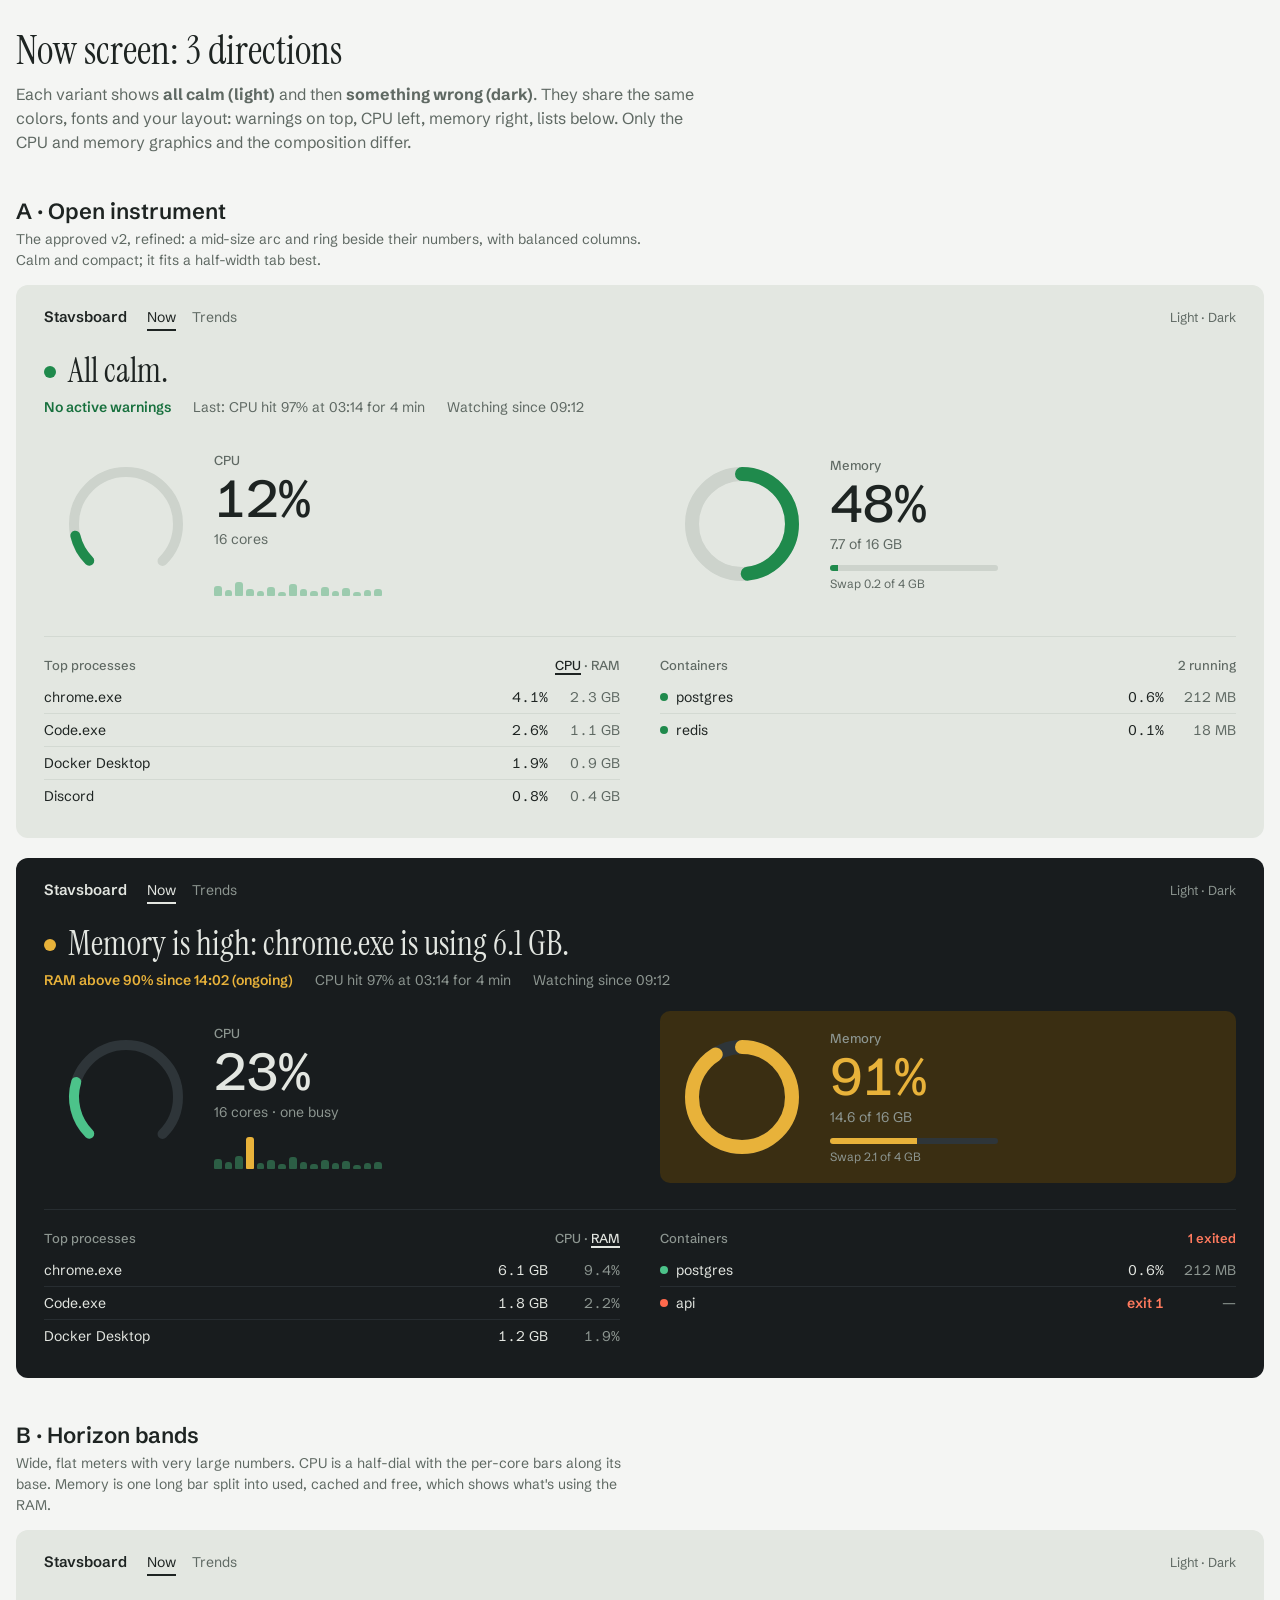
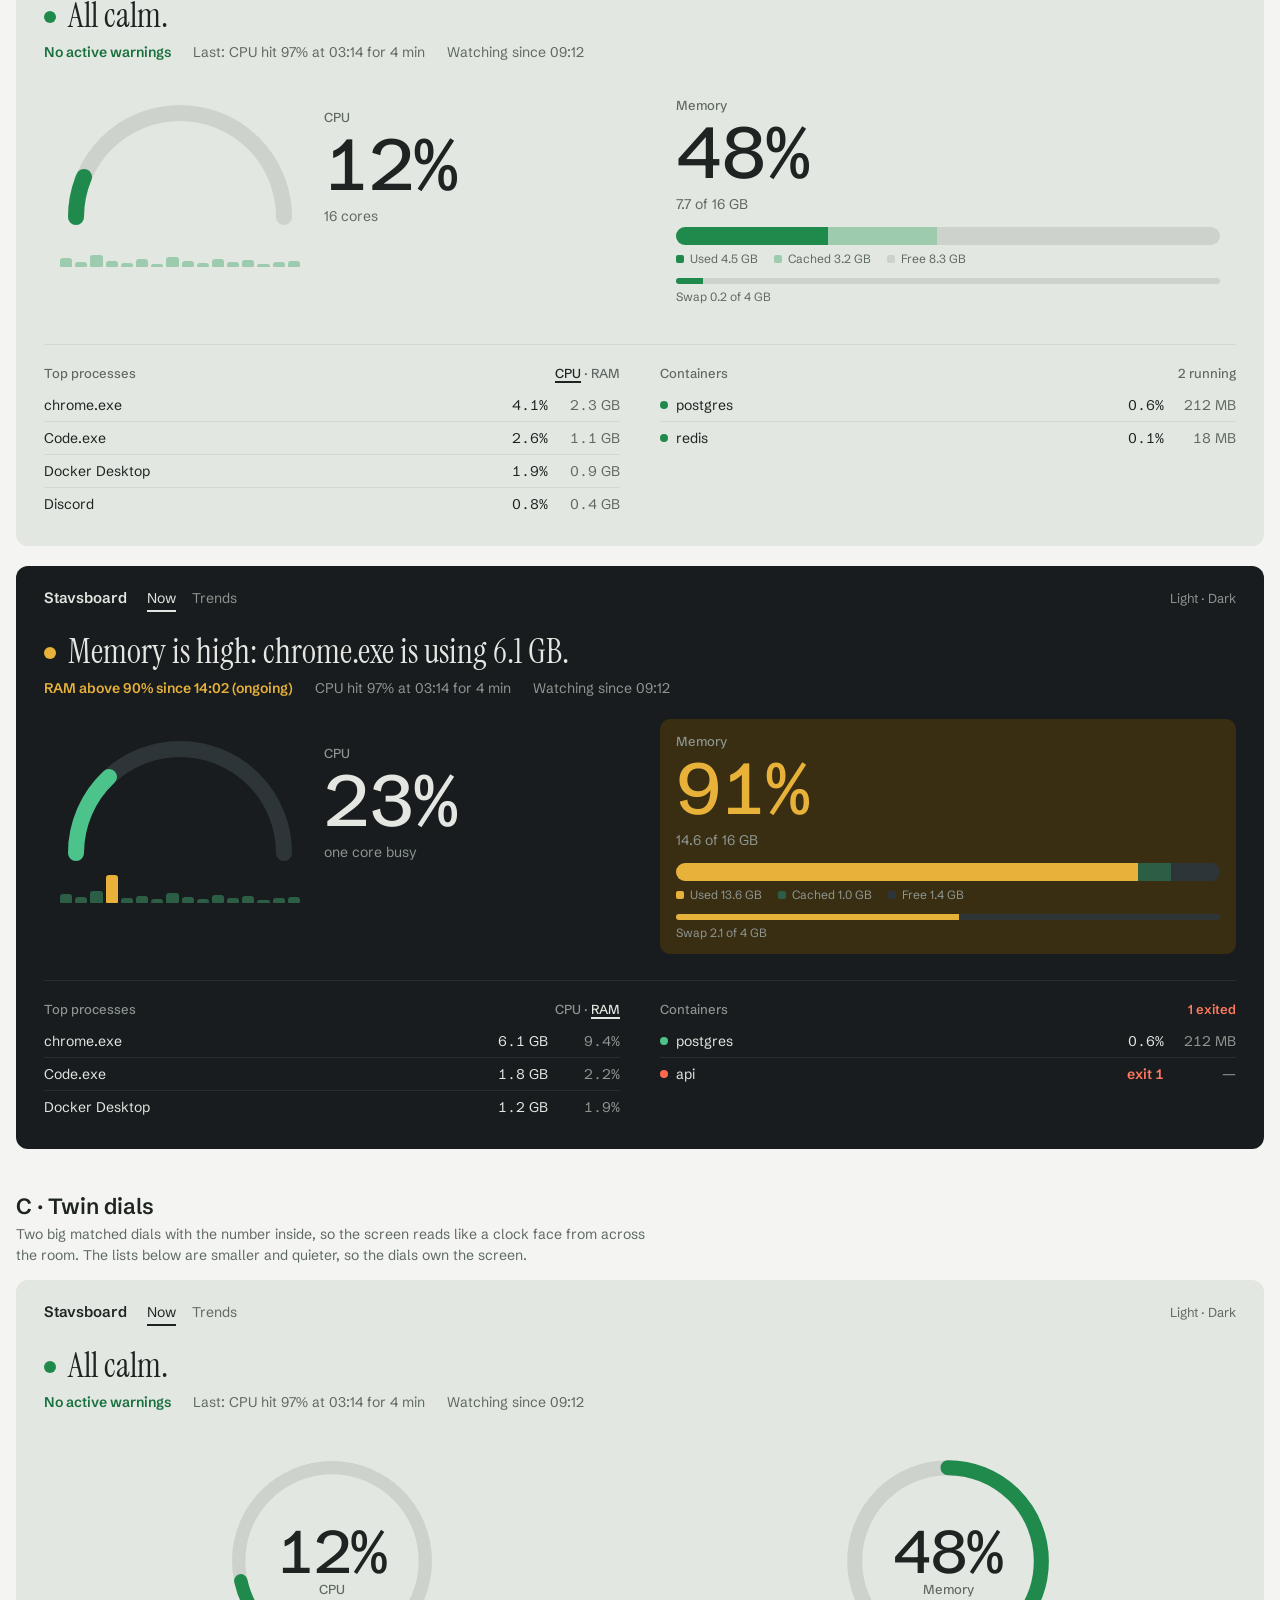
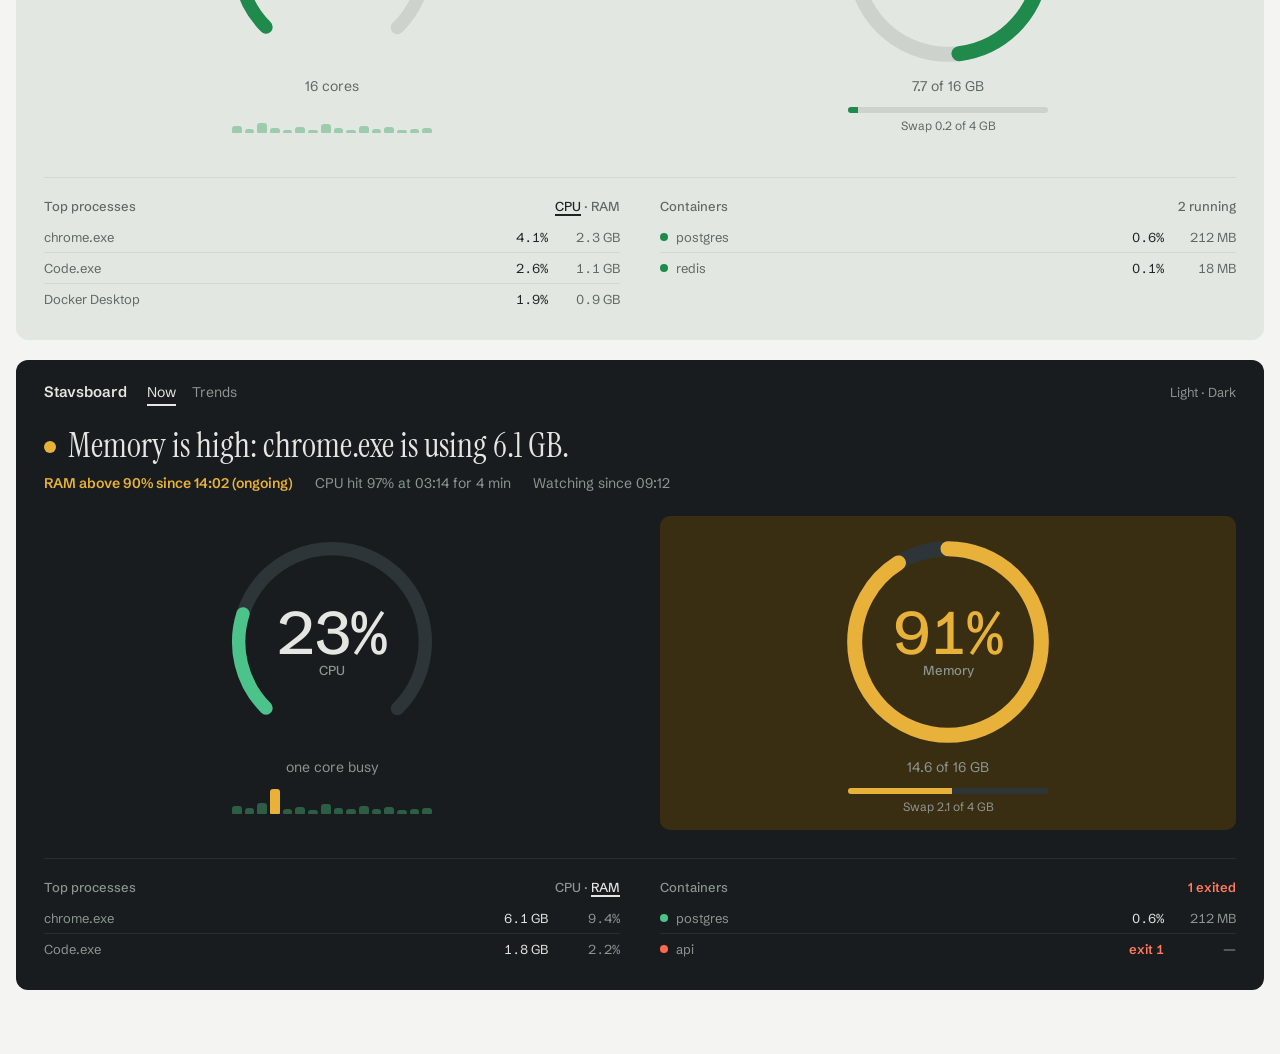
<file: docs/design/now-variants.html>
<!doctype html>
<html lang="en">
<head>
<meta charset="utf-8">
<meta name="viewport" content="width=device-width, initial-scale=1">
<title>Stavsboard Now variants</title>
<link href="https://fonts.googleapis.com/css2?family=Instrument+Serif&family=Schibsted+Grotesk:wght@400;500;600&display=swap" rel="stylesheet">
<style>
  :root { --ground:#E3E7E1; --ink:#1E2422; --muted:#5F6963; --track:#CDD3CC; --rule:#D3D9D2; --good:#1F8A4C; --good-text:#17703D; --good-soft:#9CCBAE; --warn:#C98A00; --warn-text:#8A5A00; --wash:#F1E2B8; --crit:#C2361F; --crit-text:#B4301B; --serif:'Instrument Serif',Georgia,serif; --sans:'Schibsted Grotesk','Segoe UI',sans-serif; }
  .dark { --ground:#181C1E; --ink:#E3E6E1; --muted:#8D9691; --track:#2E3539; --rule:#272D31; --good:#4CC38A; --good-text:#4CC38A; --good-soft:#2C5E45; --warn:#E8B23A; --warn-text:#E8B23A; --wash:#3A2E12; --crit:#FF6A4D; --crit-text:#FF7A5E; }
  * { box-sizing:border-box; }
  body { margin:0; background:#F4F5F3; font-family:var(--sans); color:#1E2422; }
  .page { max-width:1340px; margin:0 auto; padding:24px 16px 64px; }
  h1 { font-family:var(--serif); font-weight:400; font-size:40px; margin:0 0 6px; }
  .page > p { color:#5F6963; margin:0 0 8px; max-width:70ch; line-height:1.5; }
  h2 { font-size:22px; font-weight:600; margin:44px 0 4px; }
  h2 + p.note { color:#5F6963; font-size:14px; margin:0 0 14px; max-width:70ch; line-height:1.5; }
  .pair { display:grid; gap:20px; }
  .app { background:var(--ground); color:var(--ink); border-radius:12px; padding:22px 28px 26px; }
  .bar { display:flex; align-items:baseline; gap:20px; }
  .brand { font-weight:600; font-size:15px; }
  .tabs { display:flex; gap:16px; font-size:14px; } .tabs span { color:var(--muted); padding-bottom:3px; } .tabs span.on { color:var(--ink); border-bottom:2px solid var(--ink); }
  .theme { margin-left:auto; font-size:13px; color:var(--muted); }
  .status { font-family:var(--serif); font-size:34px; line-height:1.15; display:flex; gap:12px; align-items:baseline; margin:20px 0 8px; }
  .dot { width:12px; height:12px; border-radius:50%; flex:none; transform:translateY(-4px); background:var(--good); } .warn .dot { background:var(--warn); }
  .warnings { display:flex; flex-wrap:wrap; gap:6px 22px; font-size:14px; color:var(--muted); }
  .warnings .ok { color:var(--good-text); font-weight:600; } .warnings .live { color:var(--warn-text); font-weight:600; }
  .num { font-weight:500; line-height:1; font-variant-numeric:tabular-nums; letter-spacing:-0.02em; }
  .lbl { font-size:13px; font-weight:500; color:var(--muted); margin:0 0 4px; }
  .sub { font-size:14px; color:var(--muted); margin-top:6px; }
  .alarm .num.m { color:var(--warn-text); }
  .washed { background:var(--wash); border-radius:10px; }
  .t { stroke:var(--track); } .g { stroke:var(--good); } .w { stroke:var(--warn); }
  .cores { display:flex; align-items:flex-end; gap:3px; } .cores i { flex:1; border-radius:3px 3px 1px 1px; background:var(--good-soft); } .cores i.hot { background:var(--warn); }
  .line { height:6px; border-radius:3px; background:var(--track); overflow:hidden; display:flex; } .line span { height:100%; background:var(--good); } .warn .line.mem span { background:var(--warn); }
  .cap { font-size:12px; color:var(--muted); margin-top:5px; }
  .rule { height:1px; background:var(--rule); }
  .lists { display:grid; grid-template-columns:1fr 1fr; gap:40px; padding-top:20px; }
  .lists h4 { margin:0 0 8px; font-size:13px; font-weight:500; color:var(--muted); display:flex; justify-content:space-between; }
  .lists h4 .bad { color:var(--crit-text); font-weight:600; }
  table { width:100%; border-collapse:collapse; font-size:14px; } td { padding:7px 0; } tr+tr td { border-top:1px solid var(--rule); }
  td.n { text-align:right; width:72px; font-variant-numeric:tabular-nums; } td.m { color:var(--muted); }
  .ctr { display:flex; align-items:center; gap:8px; } .ctr i { width:8px; height:8px; border-radius:50%; background:var(--good); } .ctr i.off { background:var(--crit); } .exit { color:var(--crit-text); font-weight:600; }
  .seg span.on { color:var(--ink); border-bottom:2px solid var(--ink); }

  /* A */
  .A .gauges { display:grid; grid-template-columns:1fr 1fr; gap:40px; padding:22px 0 26px; }
  .A .gauge { display:flex; gap:22px; align-items:center; padding:14px 16px; }
  .A .num { font-size:52px; } .A .cores { height:34px; width:168px; margin-top:14px; } .A .line { width:168px; margin-top:12px; }
  /* B */
  .B .gauges { display:grid; grid-template-columns:1fr 1fr; gap:40px; padding:22px 0 26px; }
  .B .cpuband { padding:14px 16px; } .B .row { display:flex; align-items:flex-end; gap:24px; }
  .B .num { font-size:72px; } .B .cores { height:30px; width:240px; margin-top:12px; }
  .B .memband { padding:14px 16px; } .B .cap-bar { height:18px; border-radius:9px; background:var(--track); display:flex; overflow:hidden; margin-top:14px; }
  .B .cap-bar .u { background:var(--good); } .warn .B .cap-bar .u, .B.warn .cap-bar .u { background:var(--warn); } .B .cap-bar .c { background:var(--good-soft); }
  .B .legend { display:flex; gap:16px; font-size:12px; color:var(--muted); margin-top:6px; } .B .legend b { display:inline-block; width:8px; height:8px; border-radius:2px; margin-right:6px; vertical-align:0; }
  .B .line { margin-top:12px; }
  /* C */
  .C .gauges { display:grid; grid-template-columns:1fr 1fr; gap:40px; padding:24px 0 28px; }
  .C .dial { display:flex; flex-direction:column; align-items:center; padding:16px 20px; }
  .C .face { position:relative; width:220px; height:220px; } .C .face svg { position:absolute; inset:0; }
  .C .face .in { position:absolute; inset:0; display:flex; flex-direction:column; align-items:center; justify-content:center; }
  .C .num { font-size:60px; } .C .cores { height:26px; width:200px; margin-top:12px; } .C .line { width:200px; margin-top:12px; }
  .C .lists { font-size:13px; } .C table { font-size:13px; } .C td:first-child { color:var(--muted); }
</style>
</head>
<body>
<div class="page">
<h1>Now screen: 3 directions</h1>
<p>Each variant shows <b>all calm (light)</b> and then <b>something wrong (dark)</b>. They share the same colors, fonts and your layout: warnings on top, CPU left, memory right, lists below. Only the CPU and memory graphics and the composition differ.</p>

<!-- ============ A ============ -->
<h2>A · Open instrument</h2>
<p class="note">The approved v2, refined: a mid-size arc and ring beside their numbers, with balanced columns. Calm and compact; it fits a half-width tab best.</p>
<div class="pair">
<div class="app A">
  <div class="bar"><span class="brand">Stavsboard</span><div class="tabs"><span class="on">Now</span><span>Trends</span></div><span class="theme">Light · Dark</span></div>
  <div class="status"><span class="dot"></span>All calm.</div>
  <div class="warnings"><span class="ok">No active warnings</span><span>Last: CPU hit 97% at 03:14 for 4 min</span><span>Watching since 09:12</span></div>
  <div class="gauges">
    <div class="gauge"><svg width="132" height="132" viewBox="0 0 132 132"><g transform="rotate(135 66 66)" fill="none" stroke-width="10" stroke-linecap="round"><circle class="t" cx="66" cy="66" r="52" stroke-dasharray="245 327"/><circle class="g" cx="66" cy="66" r="52" stroke-dasharray="29 327"/></g></svg>
      <div><div class="lbl">CPU</div><div class="num">12%</div><div class="sub">16 cores</div><div class="cores"><i style="height:30%"></i><i style="height:18%"></i><i style="height:42%"></i><i style="height:22%"></i><i style="height:15%"></i><i style="height:26%"></i><i style="height:12%"></i><i style="height:35%"></i><i style="height:20%"></i><i style="height:14%"></i><i style="height:28%"></i><i style="height:16%"></i><i style="height:24%"></i><i style="height:12%"></i><i style="height:19%"></i><i style="height:22%"></i></div></div></div>
    <div class="gauge"><svg width="132" height="132" viewBox="0 0 132 132"><g transform="rotate(-90 66 66)" fill="none" stroke-width="14"><circle class="t" cx="66" cy="66" r="50"/><circle class="g" cx="66" cy="66" r="50" stroke-dasharray="151 315" stroke-linecap="round"/></g></svg>
      <div><div class="lbl">Memory</div><div class="num m">48%</div><div class="sub">7.7 of 16 GB</div><div class="line mem"><span style="width:5%"></span></div><div class="cap">Swap 0.2 of 4 GB</div></div></div>
  </div>
  <div class="rule"></div>
  <div class="lists">
    <div><h4><span>Top processes</span><span class="seg"><span class="on">CPU</span> · RAM</span></h4><table><tr><td>chrome.exe</td><td class="n">4.1%</td><td class="n m">2.3 GB</td></tr><tr><td>Code.exe</td><td class="n">2.6%</td><td class="n m">1.1 GB</td></tr><tr><td>Docker Desktop</td><td class="n">1.9%</td><td class="n m">0.9 GB</td></tr><tr><td>Discord</td><td class="n">0.8%</td><td class="n m">0.4 GB</td></tr></table></div>
    <div><h4><span>Containers</span><span>2 running</span></h4><table><tr><td><span class="ctr"><i></i>postgres</span></td><td class="n">0.6%</td><td class="n m">212 MB</td></tr><tr><td><span class="ctr"><i></i>redis</span></td><td class="n">0.1%</td><td class="n m">18 MB</td></tr></table></div>
  </div>
</div>
<div class="app A dark warn">
  <div class="bar"><span class="brand">Stavsboard</span><div class="tabs"><span class="on">Now</span><span>Trends</span></div><span class="theme">Light · Dark</span></div>
  <div class="status"><span class="dot"></span>Memory is high: chrome.exe is using 6.1 GB.</div>
  <div class="warnings"><span class="live">RAM above 90% since 14:02 (ongoing)</span><span>CPU hit 97% at 03:14 for 4 min</span><span>Watching since 09:12</span></div>
  <div class="gauges">
    <div class="gauge"><svg width="132" height="132" viewBox="0 0 132 132"><g transform="rotate(135 66 66)" fill="none" stroke-width="10" stroke-linecap="round"><circle class="t" cx="66" cy="66" r="52" stroke-dasharray="245 327"/><circle class="g" cx="66" cy="66" r="52" stroke-dasharray="56 327"/></g></svg>
      <div><div class="lbl">CPU</div><div class="num">23%</div><div class="sub">16 cores · one busy</div><div class="cores"><i style="height:30%"></i><i style="height:22%"></i><i style="height:40%"></i><i class="hot" style="height:96%"></i><i style="height:18%"></i><i style="height:26%"></i><i style="height:14%"></i><i style="height:35%"></i><i style="height:20%"></i><i style="height:16%"></i><i style="height:28%"></i><i style="height:18%"></i><i style="height:24%"></i><i style="height:12%"></i><i style="height:19%"></i><i style="height:22%"></i></div></div></div>
    <div class="gauge washed alarm"><svg width="132" height="132" viewBox="0 0 132 132"><g transform="rotate(-90 66 66)" fill="none" stroke-width="14"><circle class="t" cx="66" cy="66" r="50"/><circle class="w" cx="66" cy="66" r="50" stroke-dasharray="286 315" stroke-linecap="round"/></g></svg>
      <div><div class="lbl">Memory</div><div class="num m">91%</div><div class="sub">14.6 of 16 GB</div><div class="line mem"><span style="width:52%"></span></div><div class="cap">Swap 2.1 of 4 GB</div></div></div>
  </div>
  <div class="rule"></div>
  <div class="lists">
    <div><h4><span>Top processes</span><span class="seg">CPU · <span class="on">RAM</span></span></h4><table><tr><td>chrome.exe</td><td class="n">6.1 GB</td><td class="n m">9.4%</td></tr><tr><td>Code.exe</td><td class="n">1.8 GB</td><td class="n m">2.2%</td></tr><tr><td>Docker Desktop</td><td class="n">1.2 GB</td><td class="n m">1.9%</td></tr></table></div>
    <div><h4><span>Containers</span><span class="bad">1 exited</span></h4><table><tr><td><span class="ctr"><i></i>postgres</span></td><td class="n">0.6%</td><td class="n m">212 MB</td></tr><tr><td><span class="ctr"><i class="off"></i>api</span></td><td class="n exit">exit 1</td><td class="n m">—</td></tr></table></div>
  </div>
</div>
</div>

<!-- ============ B ============ -->
<h2>B · Horizon bands</h2>
<p class="note">Wide, flat meters with very large numbers. CPU is a half-dial with the per-core bars along its base. Memory is one long bar split into used, cached and free, which shows what's using the RAM.</p>
<div class="pair">
<div class="app B">
  <div class="bar"><span class="brand">Stavsboard</span><div class="tabs"><span class="on">Now</span><span>Trends</span></div><span class="theme">Light · Dark</span></div>
  <div class="status"><span class="dot"></span>All calm.</div>
  <div class="warnings"><span class="ok">No active warnings</span><span>Last: CPU hit 97% at 03:14 for 4 min</span><span>Watching since 09:12</span></div>
  <div class="gauges">
    <div class="cpuband"><div class="row"><svg width="240" height="128" viewBox="0 0 240 128"><g fill="none" stroke-width="16" stroke-linecap="round"><path class="t" d="M16 120 A104 104 0 0 1 224 120"/><path class="g" d="M16 120 A104 104 0 0 1 24 80"/></g></svg>
      <div><div class="lbl">CPU</div><div class="num">12%</div><div class="sub">16 cores</div></div></div>
      <div class="cores"><i style="height:30%"></i><i style="height:18%"></i><i style="height:42%"></i><i style="height:22%"></i><i style="height:15%"></i><i style="height:26%"></i><i style="height:12%"></i><i style="height:35%"></i><i style="height:20%"></i><i style="height:14%"></i><i style="height:28%"></i><i style="height:16%"></i><i style="height:24%"></i><i style="height:12%"></i><i style="height:19%"></i><i style="height:22%"></i></div></div>
    <div class="memband"><div class="lbl">Memory</div><div class="num m">48%</div><div class="sub">7.7 of 16 GB</div>
      <div class="cap-bar"><span class="u" style="width:28%"></span><span class="c" style="width:20%"></span></div>
      <div class="legend"><span><b style="background:var(--good)"></b>Used 4.5 GB</span><span><b style="background:var(--good-soft)"></b>Cached 3.2 GB</span><span><b style="background:var(--track)"></b>Free 8.3 GB</span></div>
      <div class="line mem"><span style="width:5%"></span></div><div class="cap">Swap 0.2 of 4 GB</div></div>
  </div>
  <div class="rule"></div>
  <div class="lists">
    <div><h4><span>Top processes</span><span class="seg"><span class="on">CPU</span> · RAM</span></h4><table><tr><td>chrome.exe</td><td class="n">4.1%</td><td class="n m">2.3 GB</td></tr><tr><td>Code.exe</td><td class="n">2.6%</td><td class="n m">1.1 GB</td></tr><tr><td>Docker Desktop</td><td class="n">1.9%</td><td class="n m">0.9 GB</td></tr><tr><td>Discord</td><td class="n">0.8%</td><td class="n m">0.4 GB</td></tr></table></div>
    <div><h4><span>Containers</span><span>2 running</span></h4><table><tr><td><span class="ctr"><i></i>postgres</span></td><td class="n">0.6%</td><td class="n m">212 MB</td></tr><tr><td><span class="ctr"><i></i>redis</span></td><td class="n">0.1%</td><td class="n m">18 MB</td></tr></table></div>
  </div>
</div>
<div class="app B dark warn">
  <div class="bar"><span class="brand">Stavsboard</span><div class="tabs"><span class="on">Now</span><span>Trends</span></div><span class="theme">Light · Dark</span></div>
  <div class="status"><span class="dot"></span>Memory is high: chrome.exe is using 6.1 GB.</div>
  <div class="warnings"><span class="live">RAM above 90% since 14:02 (ongoing)</span><span>CPU hit 97% at 03:14 for 4 min</span><span>Watching since 09:12</span></div>
  <div class="gauges">
    <div class="cpuband"><div class="row"><svg width="240" height="128" viewBox="0 0 240 128"><g fill="none" stroke-width="16" stroke-linecap="round"><path class="t" d="M16 120 A104 104 0 0 1 224 120"/><path class="g" d="M16 120 A104 104 0 0 1 49 44"/></g></svg>
      <div><div class="lbl">CPU</div><div class="num">23%</div><div class="sub">one core busy</div></div></div>
      <div class="cores"><i style="height:30%"></i><i style="height:22%"></i><i style="height:40%"></i><i class="hot" style="height:96%"></i><i style="height:18%"></i><i style="height:26%"></i><i style="height:14%"></i><i style="height:35%"></i><i style="height:20%"></i><i style="height:16%"></i><i style="height:28%"></i><i style="height:18%"></i><i style="height:24%"></i><i style="height:12%"></i><i style="height:19%"></i><i style="height:22%"></i></div></div>
    <div class="memband washed alarm"><div class="lbl">Memory</div><div class="num m">91%</div><div class="sub">14.6 of 16 GB</div>
      <div class="cap-bar"><span class="u" style="width:85%;background:var(--warn)"></span><span class="c" style="width:6%"></span></div>
      <div class="legend"><span><b style="background:var(--warn)"></b>Used 13.6 GB</span><span><b style="background:var(--good-soft)"></b>Cached 1.0 GB</span><span><b style="background:var(--track)"></b>Free 1.4 GB</span></div>
      <div class="line mem"><span style="width:52%"></span></div><div class="cap">Swap 2.1 of 4 GB</div></div>
  </div>
  <div class="rule"></div>
  <div class="lists">
    <div><h4><span>Top processes</span><span class="seg">CPU · <span class="on">RAM</span></span></h4><table><tr><td>chrome.exe</td><td class="n">6.1 GB</td><td class="n m">9.4%</td></tr><tr><td>Code.exe</td><td class="n">1.8 GB</td><td class="n m">2.2%</td></tr><tr><td>Docker Desktop</td><td class="n">1.2 GB</td><td class="n m">1.9%</td></tr></table></div>
    <div><h4><span>Containers</span><span class="bad">1 exited</span></h4><table><tr><td><span class="ctr"><i></i>postgres</span></td><td class="n">0.6%</td><td class="n m">212 MB</td></tr><tr><td><span class="ctr"><i class="off"></i>api</span></td><td class="n exit">exit 1</td><td class="n m">—</td></tr></table></div>
  </div>
</div>
</div>

<!-- ============ C ============ -->
<h2>C · Twin dials</h2>
<p class="note">Two big matched dials with the number inside, so the screen reads like a clock face from across the room. The lists below are smaller and quieter, so the dials own the screen.</p>
<div class="pair">
<div class="app C">
  <div class="bar"><span class="brand">Stavsboard</span><div class="tabs"><span class="on">Now</span><span>Trends</span></div><span class="theme">Light · Dark</span></div>
  <div class="status"><span class="dot"></span>All calm.</div>
  <div class="warnings"><span class="ok">No active warnings</span><span>Last: CPU hit 97% at 03:14 for 4 min</span><span>Watching since 09:12</span></div>
  <div class="gauges">
    <div class="dial"><div class="face"><svg width="220" height="220" viewBox="0 0 132 132"><g transform="rotate(135 66 66)" fill="none" stroke-width="8" stroke-linecap="round"><circle class="t" cx="66" cy="66" r="56" stroke-dasharray="264 352"/><circle class="g" cx="66" cy="66" r="56" stroke-dasharray="32 352"/></g></svg><div class="in"><div class="num">12%</div><div class="lbl">CPU</div></div></div>
      <div class="sub">16 cores</div><div class="cores"><i style="height:30%"></i><i style="height:18%"></i><i style="height:42%"></i><i style="height:22%"></i><i style="height:15%"></i><i style="height:26%"></i><i style="height:12%"></i><i style="height:35%"></i><i style="height:20%"></i><i style="height:14%"></i><i style="height:28%"></i><i style="height:16%"></i><i style="height:24%"></i><i style="height:12%"></i><i style="height:19%"></i><i style="height:22%"></i></div></div>
    <div class="dial"><div class="face"><svg width="220" height="220" viewBox="0 0 132 132"><g transform="rotate(-90 66 66)" fill="none" stroke-width="9"><circle class="t" cx="66" cy="66" r="56"/><circle class="g" cx="66" cy="66" r="56" stroke-dasharray="169 352" stroke-linecap="round"/></g></svg><div class="in"><div class="num m">48%</div><div class="lbl">Memory</div></div></div>
      <div class="sub">7.7 of 16 GB</div><div class="line mem"><span style="width:5%"></span></div><div class="cap">Swap 0.2 of 4 GB</div></div>
  </div>
  <div class="rule"></div>
  <div class="lists">
    <div><h4><span>Top processes</span><span class="seg"><span class="on">CPU</span> · RAM</span></h4><table><tr><td>chrome.exe</td><td class="n">4.1%</td><td class="n m">2.3 GB</td></tr><tr><td>Code.exe</td><td class="n">2.6%</td><td class="n m">1.1 GB</td></tr><tr><td>Docker Desktop</td><td class="n">1.9%</td><td class="n m">0.9 GB</td></tr></table></div>
    <div><h4><span>Containers</span><span>2 running</span></h4><table><tr><td><span class="ctr"><i></i>postgres</span></td><td class="n">0.6%</td><td class="n m">212 MB</td></tr><tr><td><span class="ctr"><i></i>redis</span></td><td class="n">0.1%</td><td class="n m">18 MB</td></tr></table></div>
  </div>
</div>
<div class="app C dark warn">
  <div class="bar"><span class="brand">Stavsboard</span><div class="tabs"><span class="on">Now</span><span>Trends</span></div><span class="theme">Light · Dark</span></div>
  <div class="status"><span class="dot"></span>Memory is high: chrome.exe is using 6.1 GB.</div>
  <div class="warnings"><span class="live">RAM above 90% since 14:02 (ongoing)</span><span>CPU hit 97% at 03:14 for 4 min</span><span>Watching since 09:12</span></div>
  <div class="gauges">
    <div class="dial"><div class="face"><svg width="220" height="220" viewBox="0 0 132 132"><g transform="rotate(135 66 66)" fill="none" stroke-width="8" stroke-linecap="round"><circle class="t" cx="66" cy="66" r="56" stroke-dasharray="264 352"/><circle class="g" cx="66" cy="66" r="56" stroke-dasharray="61 352"/></g></svg><div class="in"><div class="num">23%</div><div class="lbl">CPU</div></div></div>
      <div class="sub">one core busy</div><div class="cores"><i style="height:30%"></i><i style="height:22%"></i><i style="height:40%"></i><i class="hot" style="height:96%"></i><i style="height:18%"></i><i style="height:26%"></i><i style="height:14%"></i><i style="height:35%"></i><i style="height:20%"></i><i style="height:16%"></i><i style="height:28%"></i><i style="height:18%"></i><i style="height:24%"></i><i style="height:12%"></i><i style="height:19%"></i><i style="height:22%"></i></div></div>
    <div class="dial washed alarm"><div class="face"><svg width="220" height="220" viewBox="0 0 132 132"><g transform="rotate(-90 66 66)" fill="none" stroke-width="9"><circle class="t" cx="66" cy="66" r="56"/><circle class="w" cx="66" cy="66" r="56" stroke-dasharray="320 352" stroke-linecap="round"/></g></svg><div class="in"><div class="num m">91%</div><div class="lbl">Memory</div></div></div>
      <div class="sub">14.6 of 16 GB</div><div class="line mem"><span style="width:52%"></span></div><div class="cap">Swap 2.1 of 4 GB</div></div>
  </div>
  <div class="rule"></div>
  <div class="lists">
    <div><h4><span>Top processes</span><span class="seg">CPU · <span class="on">RAM</span></span></h4><table><tr><td>chrome.exe</td><td class="n">6.1 GB</td><td class="n m">9.4%</td></tr><tr><td>Code.exe</td><td class="n">1.8 GB</td><td class="n m">2.2%</td></tr></table></div>
    <div><h4><span>Containers</span><span class="bad">1 exited</span></h4><table><tr><td><span class="ctr"><i></i>postgres</span></td><td class="n">0.6%</td><td class="n m">212 MB</td></tr><tr><td><span class="ctr"><i class="off"></i>api</span></td><td class="n exit">exit 1</td><td class="n m">—</td></tr></table></div>
  </div>
</div>
</div>
</div>
</body>
</html>
</file>
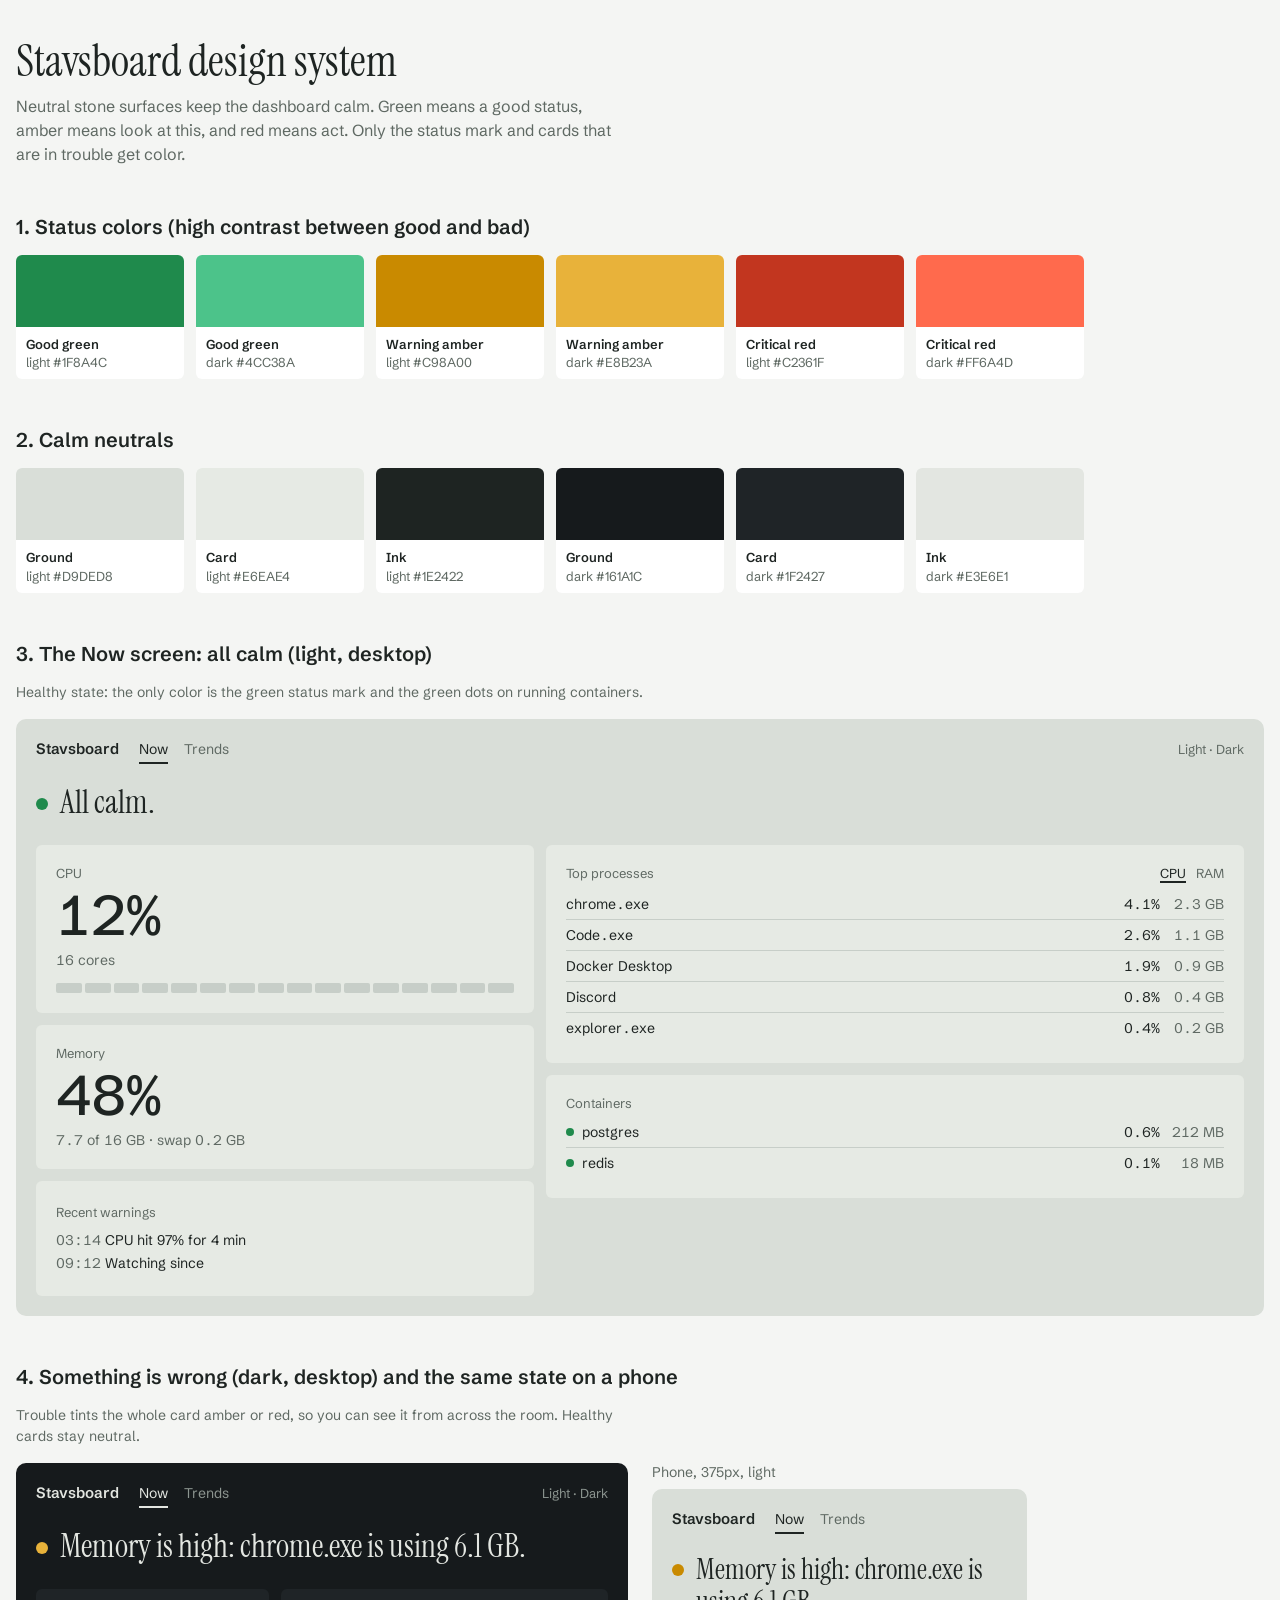
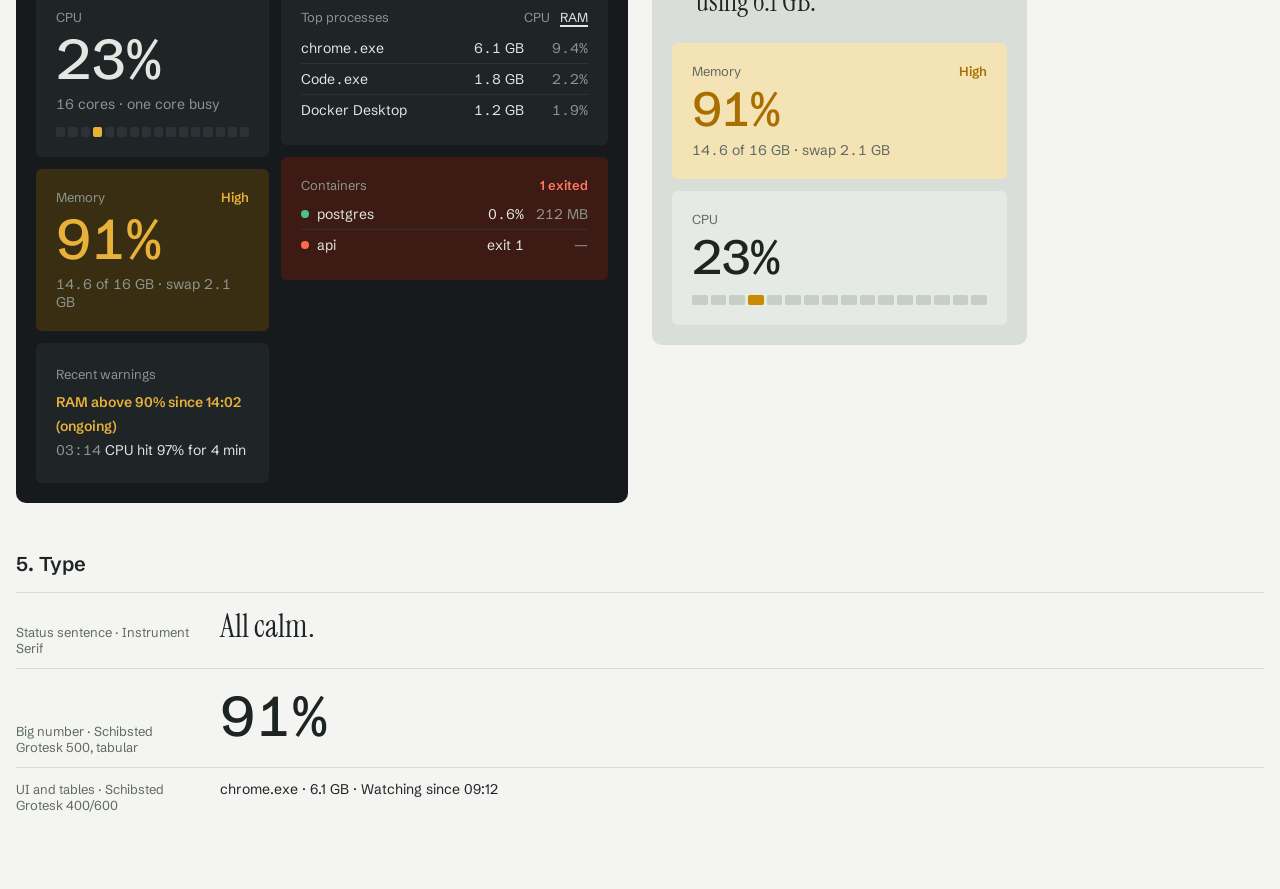
<file: docs/design/preview-v1.html>
<!doctype html>
<html lang="en">
<head>
<meta charset="utf-8">
<meta name="viewport" content="width=device-width, initial-scale=1">
<title>Stavsboard design system preview</title>
<link rel="preconnect" href="https://fonts.googleapis.com">
<link href="https://fonts.googleapis.com/css2?family=Instrument+Serif&family=Schibsted+Grotesk:wght@400;500;600&display=swap" rel="stylesheet">
<style>
  :root {
    --ground: #D9DED8; --surface: #E6EAE4; --surface-2: #EEF1EC; --ink: #1E2422; --muted: #5F6963; --track: #C7CEC8;
    --good: #1F8A4C; --good-surface: #D5E9DB;
    --warn: #A86F00; --warn-mark: #C98A00; --warn-surface: #F3E3B5;
    --crit: #B4301B; --crit-mark: #C2361F; --crit-surface: #F6D3C9;
    --serif: 'Instrument Serif', Georgia, serif;
    --sans: 'Schibsted Grotesk', 'Segoe UI', sans-serif;
  }
  .dark {
    --ground: #161A1C; --surface: #1F2427; --surface-2: #262C30; --ink: #E3E6E1; --muted: #8D9691; --track: #2C3236;
    --good: #4CC38A; --good-surface: #173326;
    --warn: #E8B23A; --warn-mark: #E8B23A; --warn-surface: #3A2E12;
    --crit: #FF7A5E; --crit-mark: #FF6A4D; --crit-surface: #3D1A14;
  }
  * { box-sizing: border-box; }
  body { margin: 0; background: #F4F5F3; color: #1E2422; font-family: var(--sans); }
  .page { max-width: 1320px; margin: 0 auto; padding: 32px 16px 64px; }
  .page > h1 { font-family: var(--serif); font-weight: 400; font-size: 44px; margin: 0 0 4px; }
  .page > p.lede { color: #5F6963; margin: 0 0 32px; max-width: 60ch; line-height: 1.5; }
  h2.sec { font-size: 20px; font-weight: 600; margin: 48px 0 16px; }
  .note { color: #5F6963; font-size: 14px; line-height: 1.5; max-width: 70ch; margin: 0 0 16px; }

  /* swatches */
  .swatches { display: grid; grid-template-columns: repeat(auto-fill, minmax(150px, 1fr)); gap: 12px; }
  .sw { border-radius: 6px; overflow: hidden; background: #fff; }
  .sw .chip { height: 72px; }
  .sw .lbl { padding: 8px 10px; font-size: 13px; line-height: 1.4; }
  .sw .lbl b { display: block; font-weight: 600; }
  .sw .lbl span { color: #5F6963; }

  /* app frame */
  .frames { display: grid; gap: 24px; grid-template-columns: 1fr; }
  @media (min-width: 1100px) { .frames.two { grid-template-columns: 1fr 1fr; } }
  .caption { font-size: 14px; color: #5F6963; margin: 0 0 8px; }
  .app { background: var(--ground); color: var(--ink); border-radius: 10px; padding: 20px; font-family: var(--sans); overflow: hidden; }
  .bar { display: flex; align-items: baseline; gap: 20px; margin-bottom: 20px; }
  .brand { font-weight: 600; font-size: 15px; }
  .tabs { display: flex; gap: 16px; font-size: 14px; }
  .tabs span { color: var(--muted); padding-bottom: 4px; }
  .tabs span.on { color: var(--ink); border-bottom: 2px solid var(--ink); }
  .theme { margin-left: auto; font-size: 13px; color: var(--muted); }

  .status { font-family: var(--serif); font-size: 32px; line-height: 1.15; margin: 4px 0 24px; display: flex; gap: 12px; align-items: baseline; }
  .dot { width: 12px; height: 12px; border-radius: 50%; flex: none; transform: translateY(-3px); }
  .dot.good { background: var(--good); } .dot.warn { background: var(--warn-mark); } .dot.crit { background: var(--crit-mark); }

  .grid { display: grid; gap: 12px; grid-template-columns: 1fr; }
  .wide .grid { grid-template-columns: 5fr 7fr; align-items: start; }
  .col { display: grid; gap: 12px; }
  .card { background: var(--surface); border-radius: 6px; padding: 20px; transition: background-color 400ms ease-out; }
  .card.warn { background: var(--warn-surface); }
  .card.crit { background: var(--crit-surface); }
  .label { font-size: 13px; color: var(--muted); margin-bottom: 6px; display: flex; justify-content: space-between; }
  .card.warn .label .state { color: var(--warn); font-weight: 600; }
  .card.crit .label .state { color: var(--crit); font-weight: 600; }
  .big { font-size: 56px; font-weight: 500; line-height: 1; font-variant-numeric: tabular-nums; letter-spacing: -0.02em; }
  .card.warn .big { color: var(--warn); } .card.crit .big { color: var(--crit); }
  .sub { font-size: 14px; color: var(--muted); margin-top: 8px; font-variant-numeric: tabular-nums; }
  .cores { display: grid; grid-template-columns: repeat(16, 1fr); gap: 3px; margin-top: 14px; }
  .cores i { height: 10px; border-radius: 2px; background: var(--track); }
  .cores i.hot { background: var(--warn-mark); }

  table { width: 100%; border-collapse: collapse; font-size: 14px; font-variant-numeric: tabular-nums; }
  td { padding: 6px 0; }
  td.n { text-align: right; width: 64px; color: var(--ink); }
  td.m { color: var(--muted); }
  tr + tr td { border-top: 1px solid var(--track); }
  .seg { font-size: 13px; display: flex; gap: 10px; }
  .seg span { color: var(--muted); } .seg span.on { color: var(--ink); border-bottom: 2px solid var(--ink); }
  .ctr { display: flex; align-items: center; gap: 8px; }
  .ctr .d { width: 8px; height: 8px; border-radius: 50%; background: var(--good); }
  .ctr .d.off { background: var(--crit-mark); }
  .log { font-size: 14px; line-height: 1.7; }
  .log .t { color: var(--muted); font-variant-numeric: tabular-nums; }
  .log .on { color: var(--warn); font-weight: 600; }

  .phone { width: 375px; max-width: 100%; }
  .phone .status { font-size: 28px; }
  .phone .big { font-size: 48px; }

  .type .row { display: flex; gap: 24px; align-items: baseline; padding: 12px 0; border-top: 1px solid #D9DED8; flex-wrap: wrap; }
  .type .row .k { width: 180px; color: #5F6963; font-size: 13px; }
</style>
</head>
<body>
<div class="page">
  <h1>Stavsboard design system</h1>
  <p class="lede">Neutral stone surfaces keep the dashboard calm. Green means a good status, amber means look at this, and red means act. Only the status mark and cards that are in trouble get color.</p>

  <h2 class="sec">1. Status colors (high contrast between good and bad)</h2>
  <div class="swatches">
    <div class="sw"><div class="chip" style="background:#1F8A4C"></div><div class="lbl"><b>Good green</b><span>light #1F8A4C</span></div></div>
    <div class="sw"><div class="chip" style="background:#4CC38A"></div><div class="lbl"><b>Good green</b><span>dark #4CC38A</span></div></div>
    <div class="sw"><div class="chip" style="background:#C98A00"></div><div class="lbl"><b>Warning amber</b><span>light #C98A00</span></div></div>
    <div class="sw"><div class="chip" style="background:#E8B23A"></div><div class="lbl"><b>Warning amber</b><span>dark #E8B23A</span></div></div>
    <div class="sw"><div class="chip" style="background:#C2361F"></div><div class="lbl"><b>Critical red</b><span>light #C2361F</span></div></div>
    <div class="sw"><div class="chip" style="background:#FF6A4D"></div><div class="lbl"><b>Critical red</b><span>dark #FF6A4D</span></div></div>
  </div>
  <h2 class="sec">2. Calm neutrals</h2>
  <div class="swatches">
    <div class="sw"><div class="chip" style="background:#D9DED8"></div><div class="lbl"><b>Ground</b><span>light #D9DED8</span></div></div>
    <div class="sw"><div class="chip" style="background:#E6EAE4"></div><div class="lbl"><b>Card</b><span>light #E6EAE4</span></div></div>
    <div class="sw"><div class="chip" style="background:#1E2422"></div><div class="lbl"><b>Ink</b><span>light #1E2422</span></div></div>
    <div class="sw"><div class="chip" style="background:#161A1C"></div><div class="lbl"><b>Ground</b><span>dark #161A1C</span></div></div>
    <div class="sw"><div class="chip" style="background:#1F2427"></div><div class="lbl"><b>Card</b><span>dark #1F2427</span></div></div>
    <div class="sw"><div class="chip" style="background:#E3E6E1"></div><div class="lbl"><b>Ink</b><span>dark #E3E6E1</span></div></div>
  </div>

  <h2 class="sec">3. The Now screen: all calm (light, desktop)</h2>
  <p class="note">Healthy state: the only color is the green status mark and the green dots on running containers.</p>
  <div class="frames">
    <div class="app wide">
      <div class="bar"><span class="brand">Stavsboard</span><div class="tabs"><span class="on">Now</span><span>Trends</span></div><span class="theme">Light · Dark</span></div>
      <div class="status"><span class="dot good"></span><span>All calm.</span></div>
      <div class="grid">
        <div class="col">
          <div class="card"><div class="label"><span>CPU</span></div><div class="big">12%</div><div class="sub">16 cores</div>
            <div class="cores"><i></i><i></i><i></i><i></i><i></i><i></i><i></i><i></i><i></i><i></i><i></i><i></i><i></i><i></i><i></i><i></i></div></div>
          <div class="card"><div class="label"><span>Memory</span></div><div class="big">48%</div><div class="sub">7.7 of 16 GB · swap 0.2 GB</div></div>
          <div class="card log"><div class="label"><span>Recent warnings</span></div>
            <div><span class="t">03:14</span> CPU hit 97% for 4 min</div>
            <div><span class="t">09:12</span> Watching since</div></div>
        </div>
        <div class="col">
          <div class="card"><div class="label"><span>Top processes</span><span class="seg"><span class="on">CPU</span><span>RAM</span></span></div>
            <table>
              <tr><td>chrome.exe</td><td class="n">4.1%</td><td class="n m">2.3 GB</td></tr>
              <tr><td>Code.exe</td><td class="n">2.6%</td><td class="n m">1.1 GB</td></tr>
              <tr><td>Docker Desktop</td><td class="n">1.9%</td><td class="n m">0.9 GB</td></tr>
              <tr><td>Discord</td><td class="n">0.8%</td><td class="n m">0.4 GB</td></tr>
              <tr><td>explorer.exe</td><td class="n">0.4%</td><td class="n m">0.2 GB</td></tr>
            </table></div>
          <div class="card"><div class="label"><span>Containers</span></div>
            <table>
              <tr><td><span class="ctr"><span class="d"></span>postgres</span></td><td class="n">0.6%</td><td class="n m">212 MB</td></tr>
              <tr><td><span class="ctr"><span class="d"></span>redis</span></td><td class="n">0.1%</td><td class="n m">18 MB</td></tr>
            </table></div>
        </div>
      </div>
    </div>
  </div>

  <h2 class="sec">4. Something is wrong (dark, desktop) and the same state on a phone</h2>
  <p class="note">Trouble tints the whole card amber or red, so you can see it from across the room. Healthy cards stay neutral.</p>
  <div class="frames two">
    <div class="app wide dark">
      <div class="bar"><span class="brand">Stavsboard</span><div class="tabs"><span class="on">Now</span><span>Trends</span></div><span class="theme">Light · Dark</span></div>
      <div class="status"><span class="dot warn"></span><span>Memory is high: chrome.exe is using 6.1 GB.</span></div>
      <div class="grid">
        <div class="col">
          <div class="card"><div class="label"><span>CPU</span></div><div class="big">23%</div><div class="sub">16 cores · one core busy</div>
            <div class="cores"><i></i><i></i><i></i><i class="hot"></i><i></i><i></i><i></i><i></i><i></i><i></i><i></i><i></i><i></i><i></i><i></i><i></i></div></div>
          <div class="card warn"><div class="label"><span>Memory</span><span class="state">High</span></div><div class="big">91%</div><div class="sub">14.6 of 16 GB · swap 2.1 GB</div></div>
          <div class="card log"><div class="label"><span>Recent warnings</span></div>
            <div class="on">RAM above 90% since 14:02 (ongoing)</div>
            <div><span class="t">03:14</span> CPU hit 97% for 4 min</div></div>
        </div>
        <div class="col">
          <div class="card"><div class="label"><span>Top processes</span><span class="seg"><span>CPU</span><span class="on">RAM</span></span></div>
            <table>
              <tr><td>chrome.exe</td><td class="n">6.1 GB</td><td class="n m">9.4%</td></tr>
              <tr><td>Code.exe</td><td class="n">1.8 GB</td><td class="n m">2.2%</td></tr>
              <tr><td>Docker Desktop</td><td class="n">1.2 GB</td><td class="n m">1.9%</td></tr>
            </table></div>
          <div class="card crit"><div class="label"><span>Containers</span><span class="state">1 exited</span></div>
            <table>
              <tr><td><span class="ctr"><span class="d"></span>postgres</span></td><td class="n">0.6%</td><td class="n m">212 MB</td></tr>
              <tr><td><span class="ctr"><span class="d off"></span>api</span></td><td class="n">exit 1</td><td class="n m">—</td></tr>
            </table></div>
        </div>
      </div>
    </div>
    <div>
      <p class="caption">Phone, 375px, light</p>
      <div class="app phone">
        <div class="bar"><span class="brand">Stavsboard</span><div class="tabs"><span class="on">Now</span><span>Trends</span></div></div>
        <div class="status"><span class="dot warn"></span><span>Memory is high: chrome.exe is using 6.1 GB.</span></div>
        <div class="grid">
          <div class="card warn"><div class="label"><span>Memory</span><span class="state">High</span></div><div class="big">91%</div><div class="sub">14.6 of 16 GB · swap 2.1 GB</div></div>
          <div class="card"><div class="label"><span>CPU</span></div><div class="big">23%</div>
            <div class="cores"><i></i><i></i><i></i><i class="hot"></i><i></i><i></i><i></i><i></i><i></i><i></i><i></i><i></i><i></i><i></i><i></i><i></i></div></div>
        </div>
      </div>
    </div>
  </div>

  <h2 class="sec">5. Type</h2>
  <div class="type">
    <div class="row"><span class="k">Status sentence · Instrument Serif</span><span style="font-family:var(--serif);font-size:32px">All calm.</span></div>
    <div class="row"><span class="k">Big number · Schibsted Grotesk 500, tabular</span><span style="font-size:56px;font-weight:500;font-variant-numeric:tabular-nums">91%</span></div>
    <div class="row"><span class="k">UI and tables · Schibsted Grotesk 400/600</span><span style="font-size:14px">chrome.exe · 6.1 GB · Watching since 09:12</span></div>
  </div>
</div>
</body>
</html>
</file>
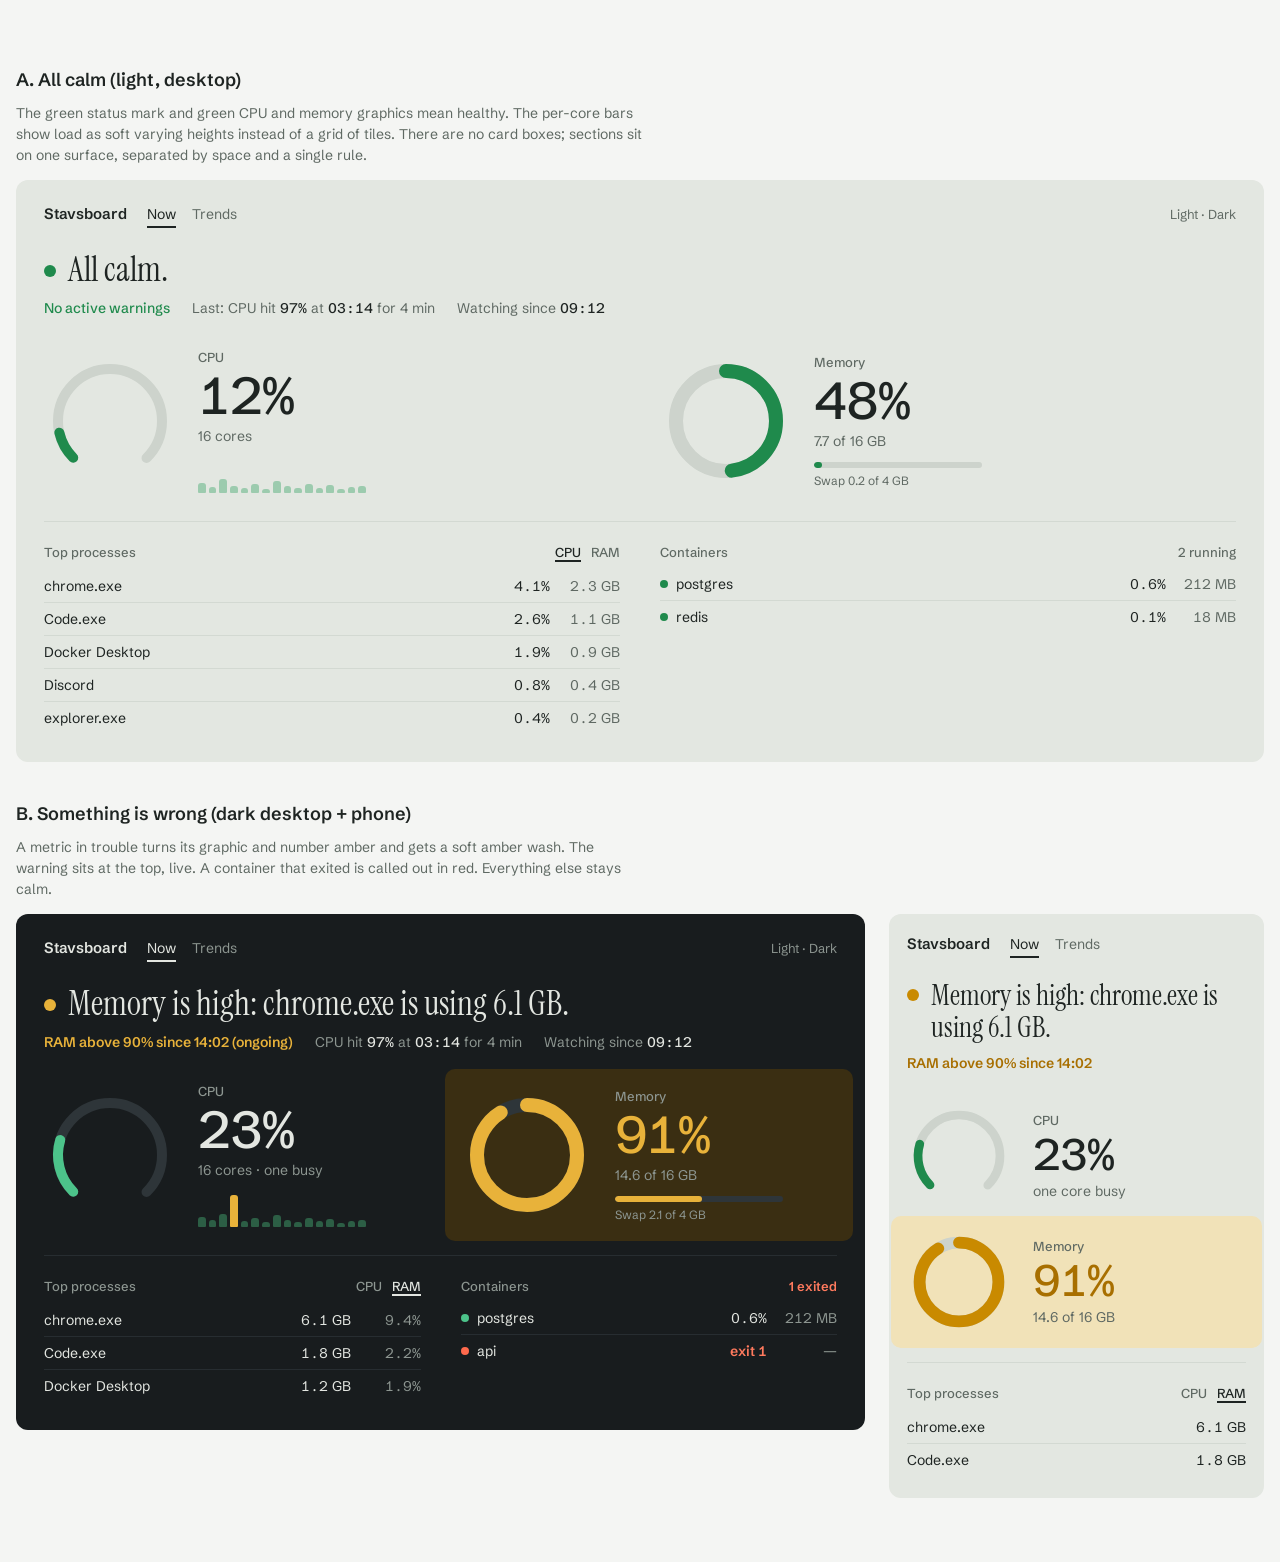
<file: docs/design/preview-v2.html>
<!doctype html>
<html lang="en">
<head>
<meta charset="utf-8">
<meta name="viewport" content="width=device-width, initial-scale=1">
<title>Stavsboard preview v2</title>
<link href="https://fonts.googleapis.com/css2?family=Instrument+Serif&family=Schibsted+Grotesk:wght@400;500;600&display=swap" rel="stylesheet">
<style>
  :root {
    --ground: #E3E7E1; --ink: #1E2422; --muted: #5F6963; --track: #CDD3CC; --rule: #D3D9D2;
    --good: #1F8A4C; --good-soft: #9CCBAE;
    --warn: #A86F00; --warn-mark: #C98A00; --warn-wash: #F1E2B8;
    --crit: #B4301B; --crit-mark: #C2361F; --crit-wash: #F4D5CB;
    --serif: 'Instrument Serif', Georgia, serif;
    --sans: 'Schibsted Grotesk', 'Segoe UI', sans-serif;
  }
  .dark {
    --ground: #181C1E; --ink: #E3E6E1; --muted: #8D9691; --track: #2E3539; --rule: #272D31;
    --good: #4CC38A; --good-soft: #2C5E45;
    --warn: #E8B23A; --warn-mark: #E8B23A; --warn-wash: #3A2E12;
    --crit: #FF7A5E; --crit-mark: #FF6A4D; --crit-wash: #3D1A14;
  }
  * { box-sizing: border-box; }
  body { margin: 0; background: #F4F5F3; font-family: var(--sans); color: #1E2422; }
  .page { max-width: 1320px; margin: 0 auto; padding: 28px 16px 64px; }
  h2.sec { font-size: 18px; font-weight: 600; margin: 40px 0 12px; }
  .note { color: #5F6963; font-size: 14px; margin: 0 0 14px; max-width: 70ch; line-height: 1.5; }
  .frames { display: grid; gap: 24px; }
  @media (min-width: 1150px) { .frames.two { grid-template-columns: 1fr 375px; align-items: start; } }

  .app { background: var(--ground); color: var(--ink); border-radius: 12px; padding: 24px 28px 28px; }
  .bar { display: flex; align-items: baseline; gap: 20px; }
  .brand { font-weight: 600; font-size: 15px; }
  .tabs { display: flex; gap: 16px; font-size: 14px; }
  .tabs span { color: var(--muted); padding-bottom: 3px; }
  .tabs span.on { color: var(--ink); border-bottom: 2px solid var(--ink); }
  .theme { margin-left: auto; font-size: 13px; color: var(--muted); }

  /* top: status + warnings */
  .top { margin: 22px 0 8px; }
  .status { font-family: var(--serif); font-size: 34px; line-height: 1.15; display: flex; gap: 12px; align-items: baseline; margin: 0 0 10px; }
  .dot { width: 12px; height: 12px; border-radius: 50%; flex: none; transform: translateY(-4px); }
  .dot.good { background: var(--good); } .dot.warn { background: var(--warn-mark); }
  .warnings { display: flex; flex-wrap: wrap; gap: 6px 22px; font-size: 14px; color: var(--muted); }
  .warnings .live { color: var(--warn); font-weight: 600; }
  .warnings .ok { color: var(--good); font-weight: 500; }
  .warnings b { font-weight: 500; color: var(--ink); font-variant-numeric: tabular-nums; }

  /* gauges row */
  .gauges { display: grid; grid-template-columns: 1fr 1fr; gap: 40px; padding: 24px 0 28px; border-bottom: 1px solid var(--rule); }
  .gauge { display: flex; gap: 22px; align-items: center; }
  .gauge h3 { margin: 0 0 4px; font-size: 13px; font-weight: 500; color: var(--muted); }
  .num { font-size: 52px; font-weight: 500; line-height: 1; font-variant-numeric: tabular-nums; letter-spacing: -0.02em; }
  .warn-txt { color: var(--warn); }
  .sub { font-size: 14px; color: var(--muted); margin-top: 6px; }
  svg .track { stroke: var(--track); }
  svg .good { stroke: var(--good); } svg .warn { stroke: var(--warn-mark); }
  .skyline { display: flex; align-items: flex-end; gap: 3px; height: 34px; margin-top: 14px; width: 168px; }
  .skyline i { flex: 1; border-radius: 3px 3px 1px 1px; background: var(--good-soft); }
  .skyline i.hot { background: var(--warn-mark); }
  .swap { margin-top: 12px; width: 168px; }
  .swap .line { height: 6px; border-radius: 3px; background: var(--track); overflow: hidden; }
  .swap .line span { display: block; height: 100%; border-radius: 3px; background: var(--good); }
  .swap .line span.warn { background: var(--warn-mark); }
  .swap .cap { font-size: 12px; color: var(--muted); margin-top: 5px; }
  .gauge.alarm { background: var(--warn-wash); border-radius: 10px; padding: 14px 16px; margin: -14px -16px; }

  /* lists */
  .lists { display: grid; grid-template-columns: 1fr 1fr; gap: 40px; padding-top: 22px; }
  .lists h3 { margin: 0 0 8px; font-size: 13px; font-weight: 500; color: var(--muted); display: flex; justify-content: space-between; }
  .seg { display: flex; gap: 10px; } .seg span.on { color: var(--ink); border-bottom: 2px solid var(--ink); }
  table { width: 100%; border-collapse: collapse; font-size: 14px; }
  td { padding: 7px 0; } tr + tr td { border-top: 1px solid var(--rule); }
  td.n { text-align: right; width: 70px; font-variant-numeric: tabular-nums; }
  td.m { color: var(--muted); }
  .ctr { display: flex; align-items: center; gap: 8px; }
  .ctr .d { width: 8px; height: 8px; border-radius: 50%; background: var(--good); }
  .ctr .d.off { background: var(--crit-mark); }
  .exited { color: var(--crit); font-weight: 600; }

  /* phone */
  .phone { padding: 20px 18px 22px; }
  .phone .status { font-size: 28px; }
  .phone .gauges, .phone .lists { grid-template-columns: 1fr; gap: 22px; }
  .phone .num { font-size: 44px; }
</style>
</head>
<body>
<div class="page">

<h2 class="sec">A. All calm (light, desktop)</h2>
<p class="note">The green status mark and green CPU and memory graphics mean healthy. The per-core bars show load as soft varying heights instead of a grid of tiles. There are no card boxes; sections sit on one surface, separated by space and a single rule.</p>
<div class="app">
  <div class="bar"><span class="brand">Stavsboard</span><div class="tabs"><span class="on">Now</span><span>Trends</span></div><span class="theme">Light · Dark</span></div>
  <div class="top">
    <div class="status"><span class="dot good"></span><span>All calm.</span></div>
    <div class="warnings"><span class="ok">No active warnings</span><span>Last: CPU hit <b>97%</b> at <b>03:14</b> for 4 min</span><span>Watching since <b>09:12</b></span></div>
  </div>
  <div class="gauges">
    <div class="gauge">
      <svg width="132" height="132" viewBox="0 0 132 132"><g transform="rotate(135 66 66)" fill="none" stroke-width="10" stroke-linecap="round">
        <circle class="track" cx="66" cy="66" r="52" stroke-dasharray="245 327"/>
        <circle class="good" cx="66" cy="66" r="52" stroke-dasharray="29 327"/></g></svg>
      <div><h3>CPU</h3><div class="num">12%</div><div class="sub">16 cores</div>
        <div class="skyline"><i style="height:30%"></i><i style="height:18%"></i><i style="height:42%"></i><i style="height:22%"></i><i style="height:15%"></i><i style="height:26%"></i><i style="height:12%"></i><i style="height:35%"></i><i style="height:20%"></i><i style="height:14%"></i><i style="height:28%"></i><i style="height:16%"></i><i style="height:24%"></i><i style="height:12%"></i><i style="height:19%"></i><i style="height:22%"></i></div></div>
    </div>
    <div class="gauge">
      <svg width="132" height="132" viewBox="0 0 132 132"><g transform="rotate(-90 66 66)" fill="none" stroke-width="14">
        <circle class="track" cx="66" cy="66" r="50"/>
        <circle class="good" cx="66" cy="66" r="50" stroke-dasharray="151 315" stroke-linecap="round"/></g></svg>
      <div><h3>Memory</h3><div class="num">48%</div><div class="sub">7.7 of 16 GB</div>
        <div class="swap"><div class="line"><span style="width:5%"></span></div><div class="cap">Swap 0.2 of 4 GB</div></div></div>
    </div>
  </div>
  <div class="lists">
    <div><h3><span>Top processes</span><span class="seg"><span class="on">CPU</span><span>RAM</span></span></h3>
      <table>
        <tr><td>chrome.exe</td><td class="n">4.1%</td><td class="n m">2.3 GB</td></tr>
        <tr><td>Code.exe</td><td class="n">2.6%</td><td class="n m">1.1 GB</td></tr>
        <tr><td>Docker Desktop</td><td class="n">1.9%</td><td class="n m">0.9 GB</td></tr>
        <tr><td>Discord</td><td class="n">0.8%</td><td class="n m">0.4 GB</td></tr>
        <tr><td>explorer.exe</td><td class="n">0.4%</td><td class="n m">0.2 GB</td></tr>
      </table></div>
    <div><h3><span>Containers</span><span>2 running</span></h3>
      <table>
        <tr><td><span class="ctr"><span class="d"></span>postgres</span></td><td class="n">0.6%</td><td class="n m">212 MB</td></tr>
        <tr><td><span class="ctr"><span class="d"></span>redis</span></td><td class="n">0.1%</td><td class="n m">18 MB</td></tr>
      </table></div>
  </div>
</div>

<h2 class="sec">B. Something is wrong (dark desktop + phone)</h2>
<p class="note">A metric in trouble turns its graphic and number amber and gets a soft amber wash. The warning sits at the top, live. A container that exited is called out in red. Everything else stays calm.</p>
<div class="frames two">
<div class="app dark">
  <div class="bar"><span class="brand">Stavsboard</span><div class="tabs"><span class="on">Now</span><span>Trends</span></div><span class="theme">Light · Dark</span></div>
  <div class="top">
    <div class="status"><span class="dot warn"></span><span>Memory is high: chrome.exe is using 6.1 GB.</span></div>
    <div class="warnings"><span class="live">RAM above 90% since 14:02 (ongoing)</span><span>CPU hit <b>97%</b> at <b>03:14</b> for 4 min</span><span>Watching since <b>09:12</b></span></div>
  </div>
  <div class="gauges">
    <div class="gauge">
      <svg width="132" height="132" viewBox="0 0 132 132"><g transform="rotate(135 66 66)" fill="none" stroke-width="10" stroke-linecap="round">
        <circle class="track" cx="66" cy="66" r="52" stroke-dasharray="245 327"/>
        <circle class="good" cx="66" cy="66" r="52" stroke-dasharray="56 327"/></g></svg>
      <div><h3>CPU</h3><div class="num">23%</div><div class="sub">16 cores · one busy</div>
        <div class="skyline"><i style="height:30%"></i><i style="height:22%"></i><i style="height:40%"></i><i class="hot" style="height:96%"></i><i style="height:18%"></i><i style="height:26%"></i><i style="height:14%"></i><i style="height:35%"></i><i style="height:20%"></i><i style="height:16%"></i><i style="height:28%"></i><i style="height:18%"></i><i style="height:24%"></i><i style="height:12%"></i><i style="height:19%"></i><i style="height:22%"></i></div></div>
    </div>
    <div class="gauge alarm">
      <svg width="132" height="132" viewBox="0 0 132 132"><g transform="rotate(-90 66 66)" fill="none" stroke-width="14">
        <circle class="track" cx="66" cy="66" r="50"/>
        <circle class="warn" cx="66" cy="66" r="50" stroke-dasharray="286 315" stroke-linecap="round"/></g></svg>
      <div><h3>Memory</h3><div class="num warn-txt">91%</div><div class="sub">14.6 of 16 GB</div>
        <div class="swap"><div class="line"><span class="warn" style="width:52%"></span></div><div class="cap">Swap 2.1 of 4 GB</div></div></div>
    </div>
  </div>
  <div class="lists">
    <div><h3><span>Top processes</span><span class="seg"><span>CPU</span><span class="on">RAM</span></span></h3>
      <table>
        <tr><td>chrome.exe</td><td class="n">6.1 GB</td><td class="n m">9.4%</td></tr>
        <tr><td>Code.exe</td><td class="n">1.8 GB</td><td class="n m">2.2%</td></tr>
        <tr><td>Docker Desktop</td><td class="n">1.2 GB</td><td class="n m">1.9%</td></tr>
      </table></div>
    <div><h3><span>Containers</span><span class="exited">1 exited</span></h3>
      <table>
        <tr><td><span class="ctr"><span class="d"></span>postgres</span></td><td class="n">0.6%</td><td class="n m">212 MB</td></tr>
        <tr><td><span class="ctr"><span class="d off"></span>api</span></td><td class="n exited">exit 1</td><td class="n m">—</td></tr>
      </table></div>
  </div>
</div>

<div class="app phone">
  <div class="bar"><span class="brand">Stavsboard</span><div class="tabs"><span class="on">Now</span><span>Trends</span></div></div>
  <div class="top">
    <div class="status"><span class="dot warn"></span><span>Memory is high: chrome.exe is using 6.1 GB.</span></div>
    <div class="warnings"><span class="live">RAM above 90% since 14:02</span></div>
  </div>
  <div class="gauges">
    <div class="gauge">
      <svg width="104" height="104" viewBox="0 0 132 132"><g transform="rotate(135 66 66)" fill="none" stroke-width="11" stroke-linecap="round">
        <circle class="track" cx="66" cy="66" r="52" stroke-dasharray="245 327"/>
        <circle class="good" cx="66" cy="66" r="52" stroke-dasharray="56 327"/></g></svg>
      <div><h3>CPU</h3><div class="num">23%</div><div class="sub">one core busy</div></div>
    </div>
    <div class="gauge alarm">
      <svg width="104" height="104" viewBox="0 0 132 132"><g transform="rotate(-90 66 66)" fill="none" stroke-width="15">
        <circle class="track" cx="66" cy="66" r="50"/>
        <circle class="warn" cx="66" cy="66" r="50" stroke-dasharray="286 315" stroke-linecap="round"/></g></svg>
      <div><h3>Memory</h3><div class="num warn-txt">91%</div><div class="sub">14.6 of 16 GB</div></div>
    </div>
  </div>
  <div class="lists">
    <div><h3><span>Top processes</span><span class="seg"><span>CPU</span><span class="on">RAM</span></span></h3>
      <table>
        <tr><td>chrome.exe</td><td class="n">6.1 GB</td></tr>
        <tr><td>Code.exe</td><td class="n">1.8 GB</td></tr>
      </table></div>
  </div>
</div>
</div>

</div>
</body>
</html>
</file>
